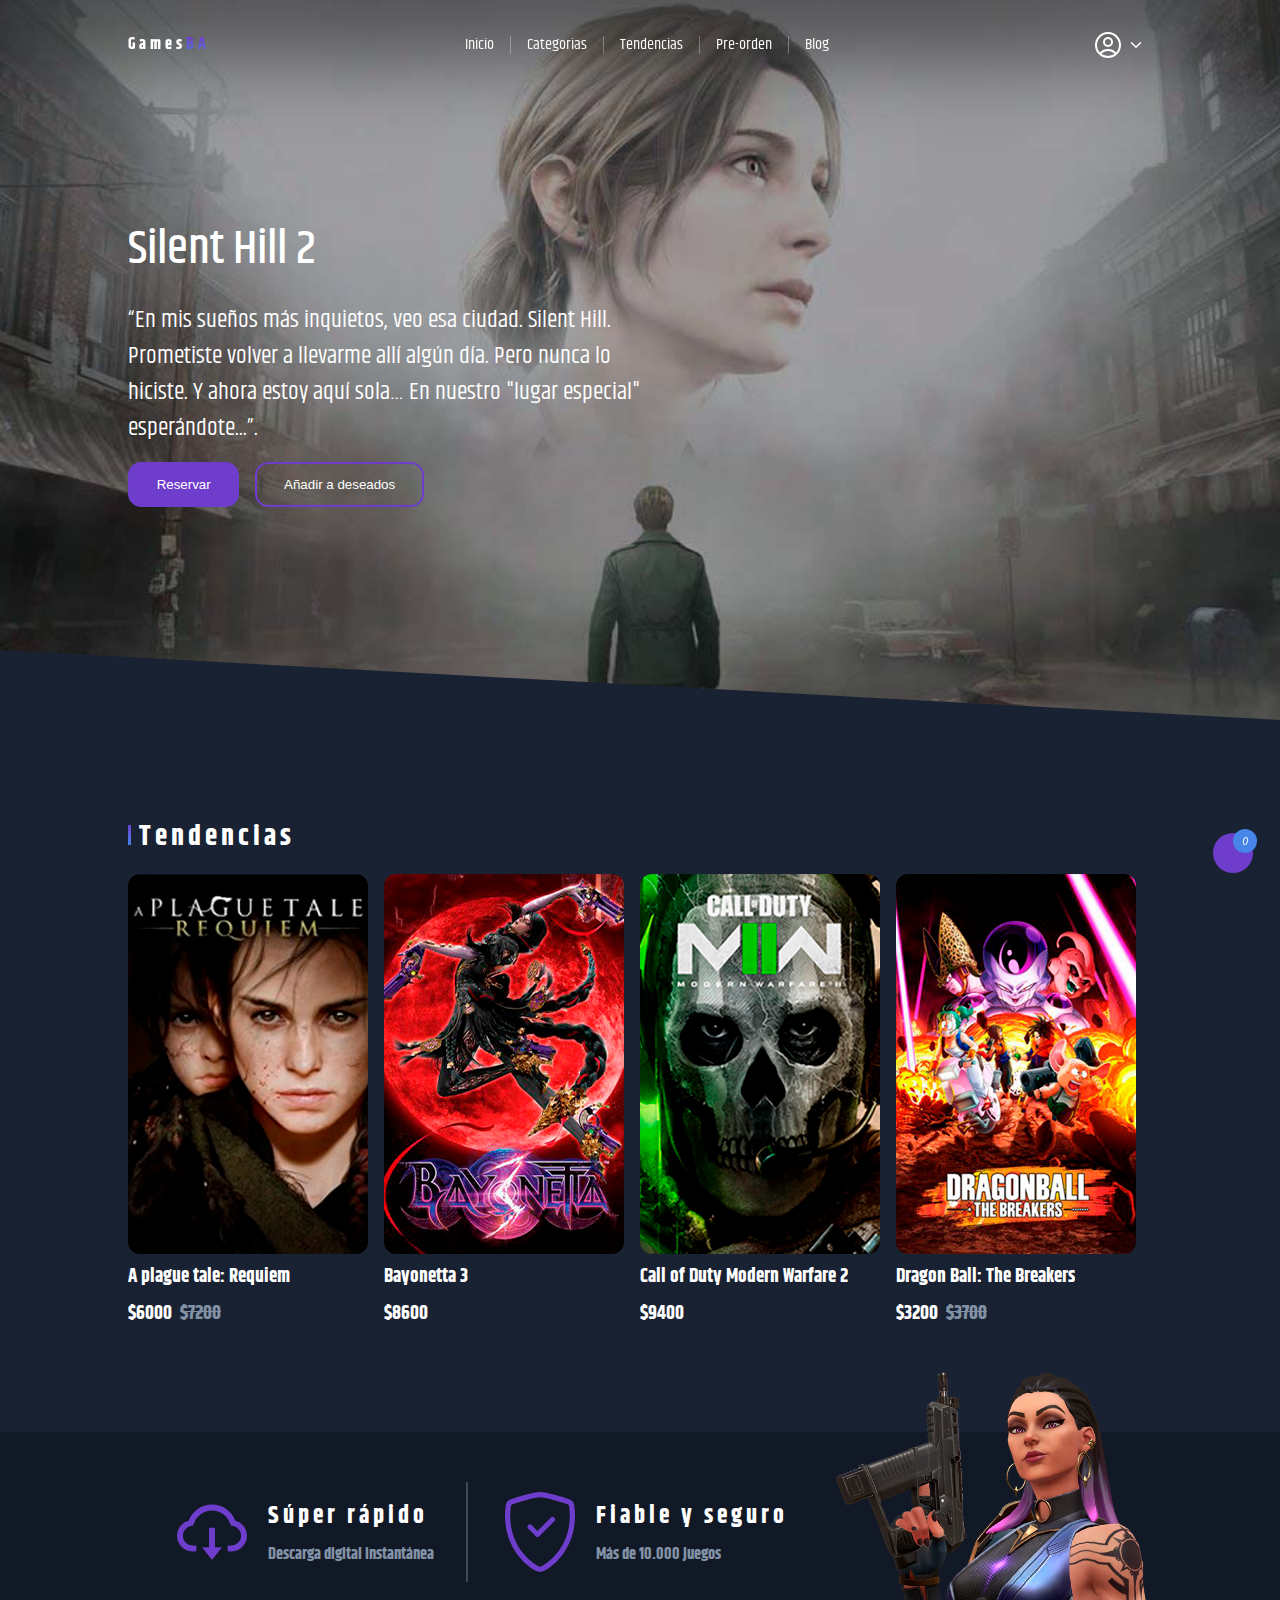
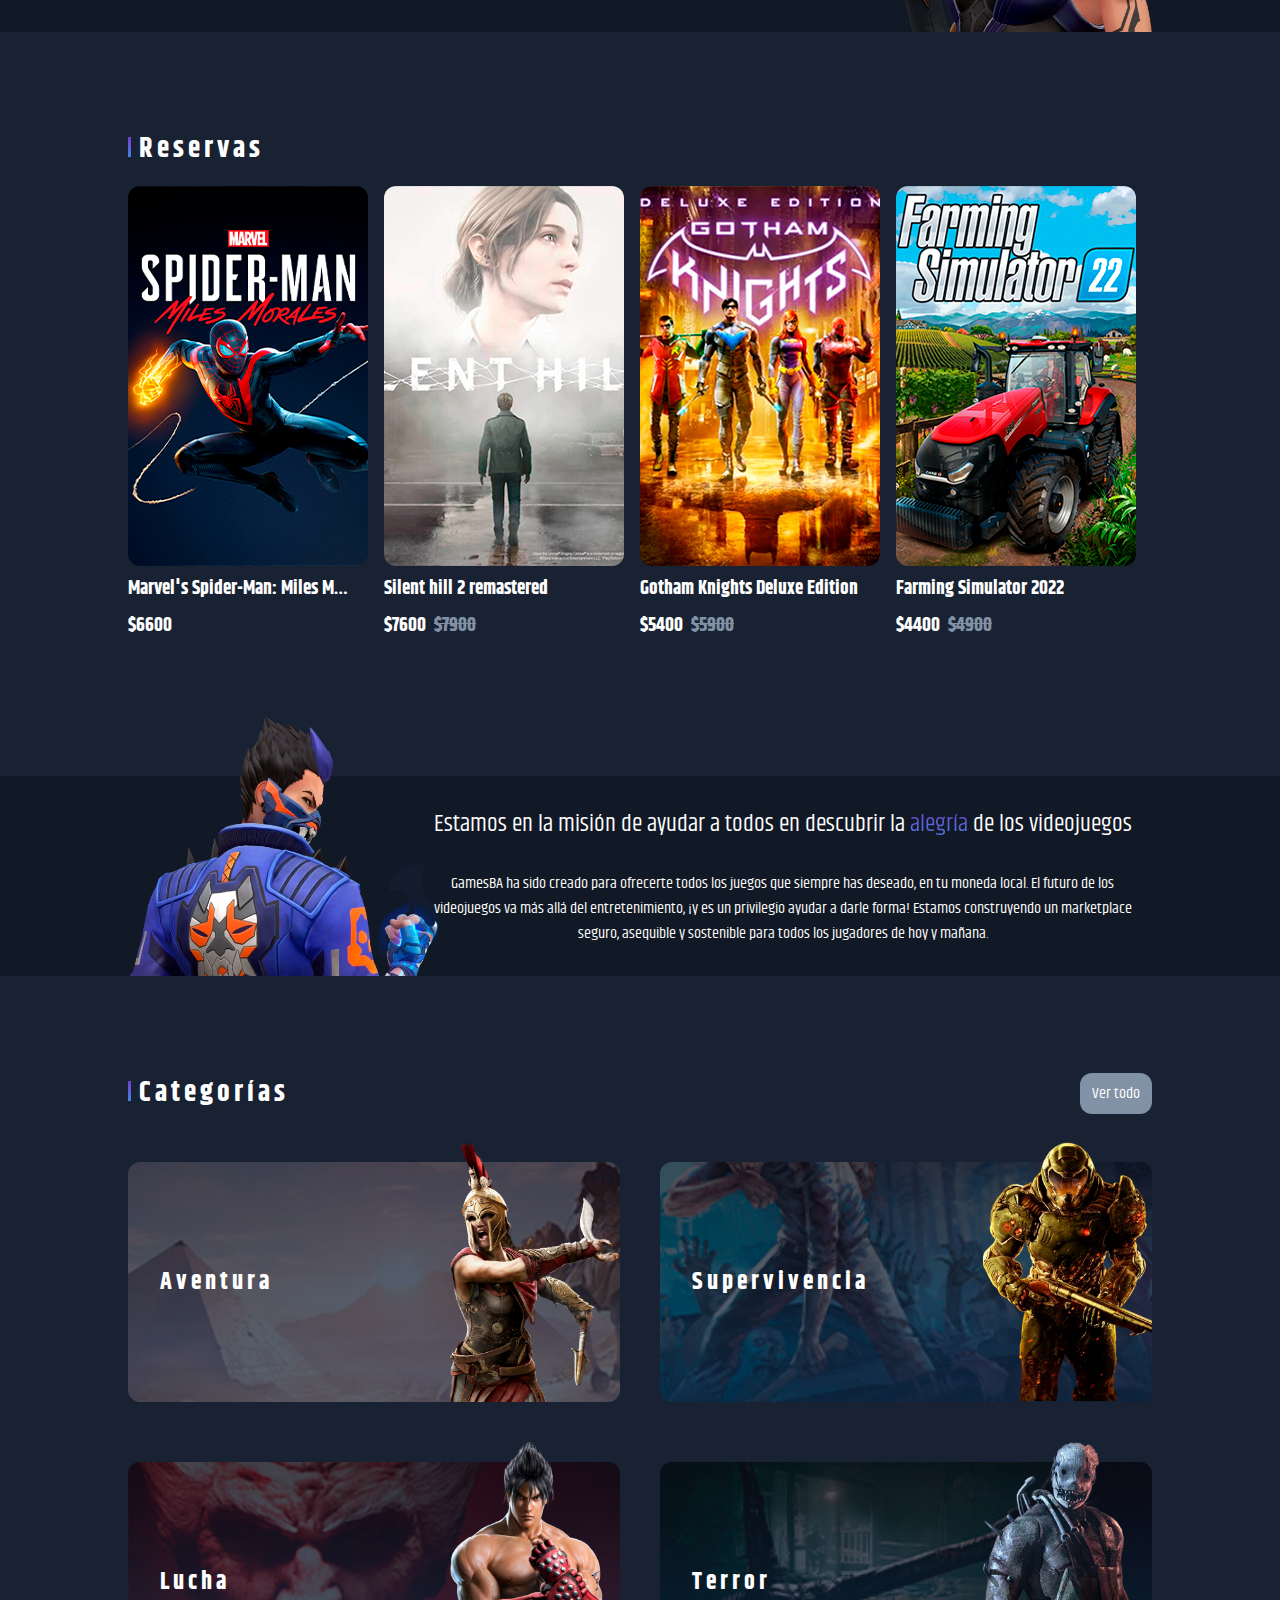
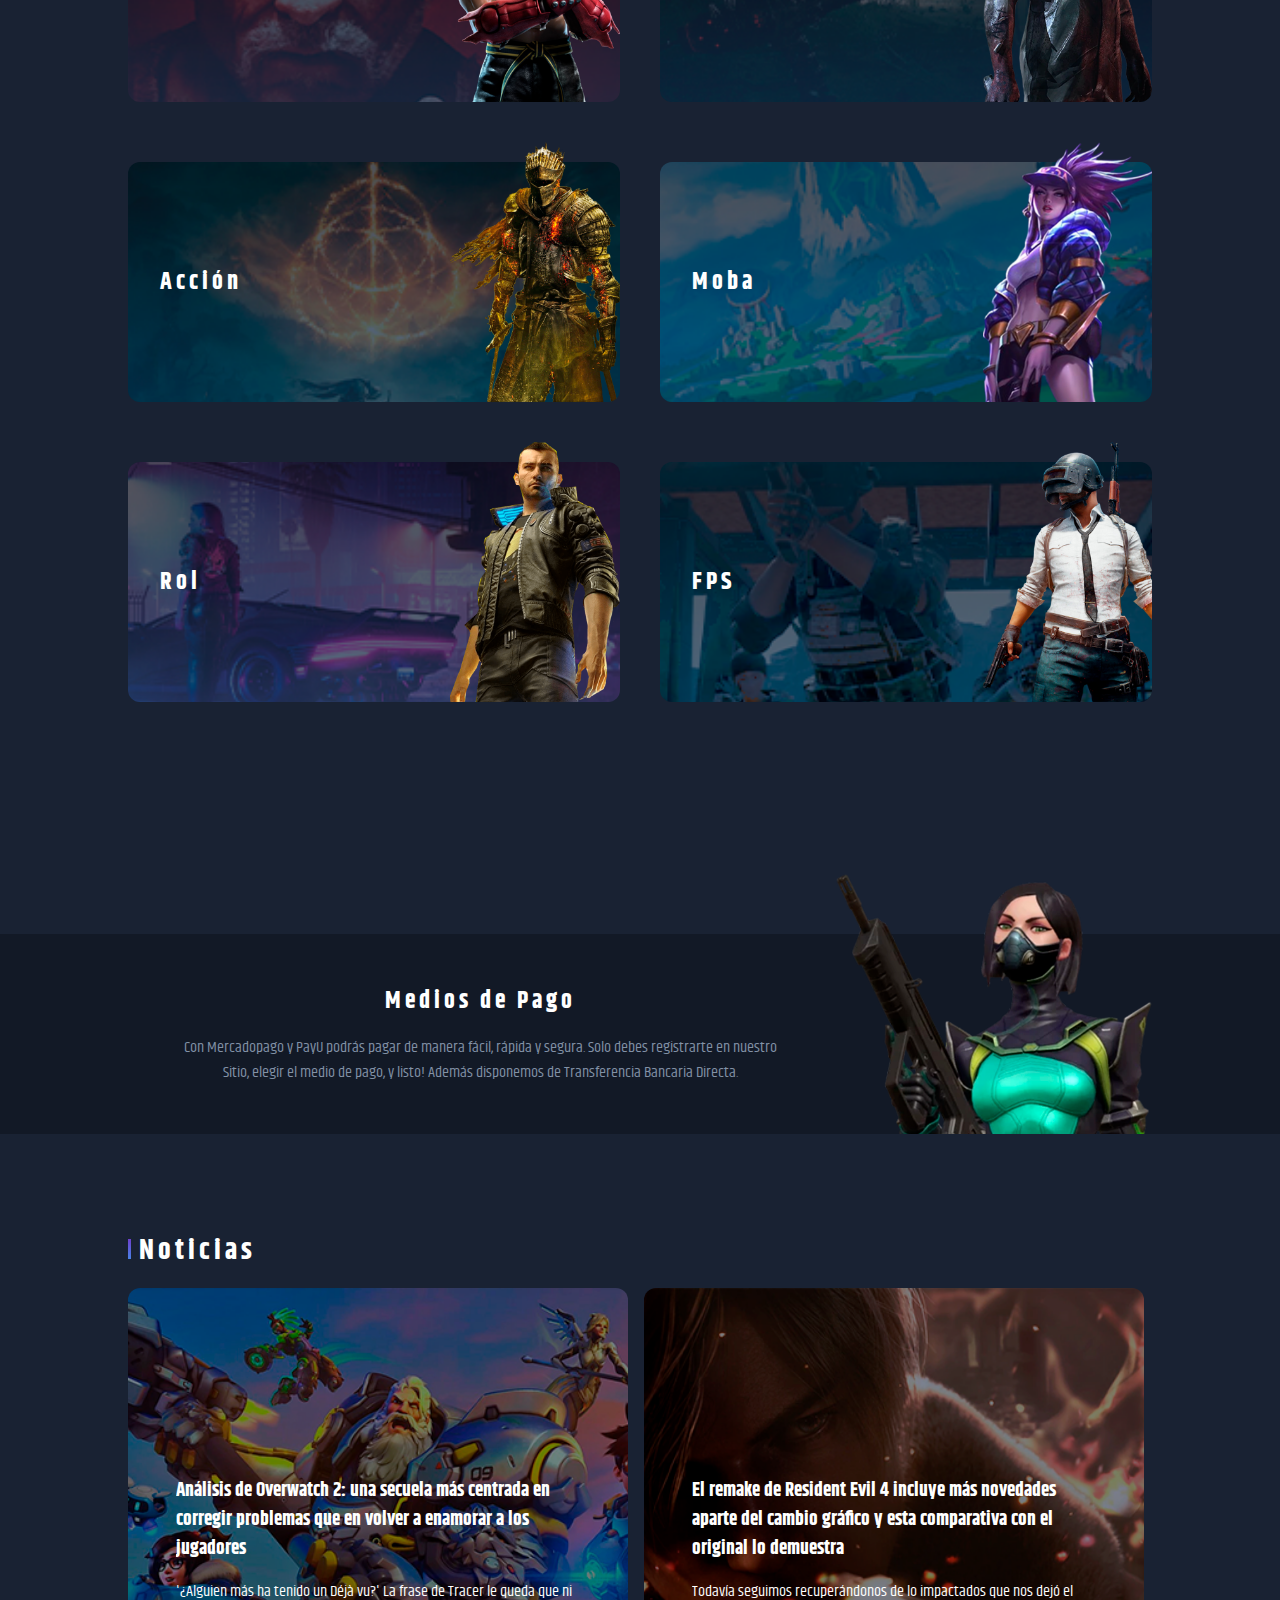
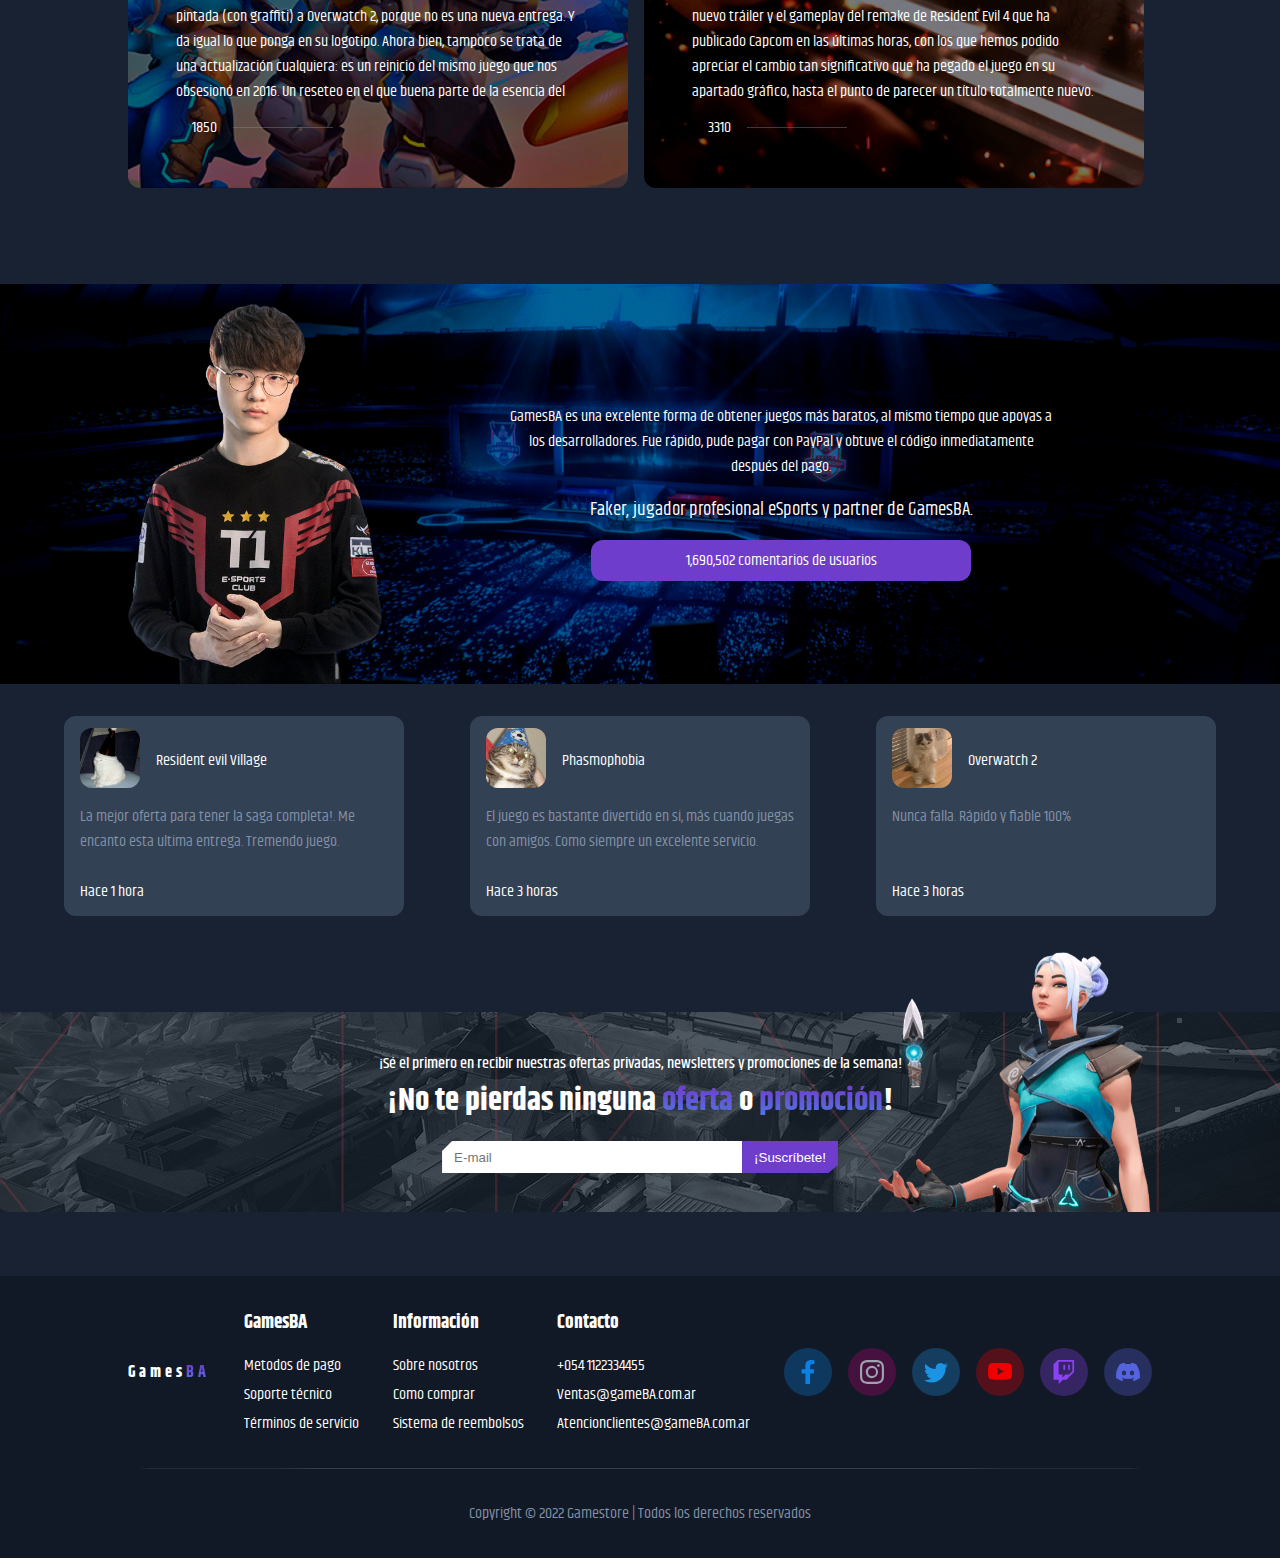
<file: index.html>
<!DOCTYPE html>
<html lang="en">
  <head>
    <meta charset="UTF-8" />
    <meta http-equiv="X-UA-Compatible" content="IE=edge" />
    <meta name="viewport" content="width=device-width, initial-scale=1.0" />
    <link rel="stylesheet" href="./styles.css" />
    <link rel="stylesheet" href="./mediaquerys.css" />
    <link
      rel="stylesheet"
      href="https://cdnjs.cloudflare.com/ajax/libs/font-awesome/6.2.0/css/all.min.css"
      integrity="sha512-xh6O/CkQoPOWDdYTDqeRdPCVd1SpvCA9XXcUnZS2FmJNp1coAFzvtCN9BmamE+4aHK8yyUHUSCcJHgXloTyT2A=="
      crossorigin="anonymous"
      referrerpolicy="no-referrer"
    />
    <link rel="preconnect" href="https://fonts.googleapis.com" />
    <link rel="preconnect" href="https://fonts.gstatic.com" crossorigin />
    <link
      href="https://fonts.googleapis.com/css2?family=Khand:wght@400;500;600;700&display=swap"
      rel="stylesheet"
    />
    <link rel="icon" href="./assets/favicon.ico" />
    <title>Home | GamesBA</title>
  </head>
  <body>
    <header class="header">
      <div class="header__container">
        <h1 class="header__title">
          <a href="./index.html">Games<span class="header__title--span">BA</span></a>
        </h1>
        <nav>
          <div class="menuLabel">
            <img src="./assets/icons/menu.svg" class="menuIcon" />
          </div>
          <ul class="navList">
            <li class="navList_item"><a href="#" class="navbar__item">Inicio</a></li>
            <span class="navList__divider"></span>
            <li class="navList_item"><a href="#popularCategories" class="navbar__item">Categorias</a></li>
            <span class="navList__divider"></span>
            <li class="navList_item"><a href="#trendingGames" class="navbar__item">Tendencias</a></li>
            <span class="navList__divider"></span>
            <li class="navList_item"><a href="#inComing" class="navbar__item">Pre-orden</a></li>
            <span class="navList__divider"></span>
            <li class="navList_item"><a href="#lastestNews" class="navbar__item">Blog</a></li>
          </ul>
        </nav>
        <div class="login">
          <label for="login__toggle" class="login__label">
            <img src="./assets/icons/user.svg" class="login--btn" />
            <img src="./assets/icons/downArrow.svg" />
          </label>
          <div class="login__containerBtn">
            <a href="./register.html"><p class="login__btn">Registrarse</p></a>
            <span class="login__divider"></span>
            <a href="./login.html"><p class="login__btn">Iniciar sesión</p></a>
          </div>
        </div>
      </div>
    </header>
    <main>

      <button class="cart__bubble">
        <i class="fa-solid fa-cart-shopping cart__bubble__icon">
          <div class="cartBubbleNumberTotal">0</div>
        </i>
      </button>

      <div class="cart">
        <h2>Tus Productos</h2>
        <span class="dividerCartContainer"></span>
        <div class="cartContainer">
        </div>
        <span class="dividerCartContainer"></span>
        <div class="cartTotal">
          <p>Total:</p>
          <span class="total"></span>
        </div>
        <button class="containerBtn__btn btnBuy">Comprar</button>
        <button class="containerBtn__btn btnDelete">Limpiar carrito</button>
      </div>

      <section id="landing">
        <div class="landing__container">
          <div class="hero">
            <h3 class="hero__title">Silent hill 2 <span>Remake</span></h3>
            <p class="hero__overview">
              “En mis sueños más inquietos, veo esa ciudad. Silent Hill. Prometiste volver a llevarme
              allí algún día. Pero nunca lo hiciste. Y ahora estoy aquí sola… En nuestro "lugar
              especial" esperándote...”.
            </p>
            <div class="containerBtn">
              <button class="containerBtn__btn">Reservar</button>
              <button class="containerBtn__btn">Añadir a deseados</button>
            </div>
          </div>
        </div>
      </section>

      <section id="trendingGames">
        <div class="trandingGames__container">
          <div class="trendingGames__header">
            <div class="title">
              <span class="title__divider"></span>
              <h3>Tendencias</h3>
            </div>
            <div class="trendingGames__header__btn">
              <i class="fa-solid fa-chevron-left trendingPrevBtn"></i>
              <i class="fa-solid fa-chevron-right trendingNextBtn"></i>
            </div>
          </div>
          <div class="cardTrending">
          </div>
        </div>
      </section>

      <div class="dividerSeparator">
        <div class="dividerSeparator__container__main">
          <div class="dividerSeparator__container">
            <div class="containerBox">
              <img src="./assets/icons/download.svg" />
              <div class="containerBox__text">
                <h3>Súper rápido</h3>
                <h4>Descarga digital instantánea</h4>
              </div>
            </div>
            <div class="dividerSeparator__dividerLine"></div>
            <div class="containerBox">
              <img src="./assets/icons/shield.svg" />
              <div class="containerBox__text">
                <h3>Fiable y seguro</h3>
                <h4>Más de 10.000 juegos</h4>
              </div>
            </div>
            <div class="dividerSeparator__dividerLine"></div>
            <div class="containerBox">
              <img src="./assets/icons/chat.svg" />
              <div class="containerBox__text">
                <h3>Atención al cliente</h3>
                <h4>Agente disponible 24/7</h4>
              </div>
            </div>
          </div>
          <img src="./assets/ReynaMod.png" class="dividerSeparator__pj" />
        </div>
      </div>

      <section id="inComing">
        <div class="inComing__container">
          <div class="trendingGames__header">
            <div class="title">
              <span class="title__divider"></span>
              <h3>Reservas</h3>
            </div>
            <div class="trendingGames__header__btn">
              <i class="fa-solid fa-chevron-left"></i>
              <i class="fa-solid fa-chevron-right"></i>
            </div>
          </div>
          <div class="cardTrending latestCards">
          </div>
        </div>
      </section>

      <div class="dividerSeparator">
        <div class="dividerSeparator__container__main">
          <div class="dividerSeparator__containerPj">
            <img src="./assets/yorumod.png" class="dividerSeparator__pjLeft" />
          </div>
          <div class="dividerSeparator__container2">
            <p>
              Estamos en la misión de ayudar a todos en descubrir la <span>alegría</span> de los
              videojuegos
            </p>
            <p>
              GamesBA ha sido creado para ofrecerte todos los juegos que siempre has deseado, en tu
              moneda local. El futuro de los videojuegos va más allá del entretenimiento, ¡y es un
              privilegio ayudar a darle forma! Estamos construyendo un marketplace seguro, asequible y
              sostenible para todos los jugadores de hoy y mañana.
            </p>
          </div>
        </div>
      </div>

      <section id="popularCategories">
        <div class="popularCategories__container">
          <div class="trendingGames__header">
            <div class="title">
              <span class="title__divider"></span>
              <h3>Categorías</h3>
            </div>
            <button>Ver todo</button>
          </div>
          <div class="popularCategories__card categories">
            <div class="popularCategories__card__container category"  data-category="Aventura">
              <img src="./assets/categories/adventurePJ.png" alt="Aventura" />
              <h4 class="category" data-category="Aventura">Aventura</h4>
            </div>
            <div class="popularCategories__card__container category" data-category="Supervivencia">
              <img src="./assets/categories/survivalPJ.png" alt="Supervivencia" />
              <h4 class="category" data-category="Supervivencia">Supervivencia</h4>
            </div>
            <div class="popularCategories__card__container category" data-category="Lucha">
              <img src="./assets/categories/fightPJ.png" alt="Lucha" />
              <h4 class="category" data-category="Lucha">Lucha</h4>
            </div>
            <div class="popularCategories__card__container category" data-category="Terror">
              <img src="./assets/categories/horrorPJ.png" alt="Terror" />
              <h4 class="category"  data-category="Terror">Terror</h4>
            </div>
            <div class="popularCategories__card__container category" data-category="Acción">
              <img src="./assets/categories/accionPJ.png" alt="Acción" />
              <h4 class="category" data-category="Acción">Acción</h4>
            </div>
            <div class="popularCategories__card__container category" data-category="Moba">
              <img src="./assets/categories/mobaPJ.png" alt="Moba" />
              <h4 class="category"  data-category="Moba">Moba</h4>
            </div>
            <div class="popularCategories__card__container category" data-category="Rol">
              <img src="./assets/categories/cyberPJ.png" alt="Rol" />
              <h4 class="category" data-category="Rol">Rol</h4>
            </div>
            <div class="popularCategories__card__container category" data-category="FPS">
              <img src="./assets/categories/fpsPJ.png" alt="FPS" />
              <h4 class="category" data-category="FPS">FPS</h4>
            </div>

          </div>
          <h3 class="filterBy title"></h3>
          <div class="cardTrending containerResults ">
          </div>
        </div>
      </section>

      <div class="dividerSeparator">
        <div class="dividerSeparator__container__main">
          <div class="dividerSeparator__container--pay">
            <div class="dividerSeparator__boxContainer">
              <h3>Catálogo de Juegos</h3>
              <p>
                En nuestra tienda podrás acceder a los juegos más recientes disponibles. Ya no hace
                falta depender de páginas internacionales para realizar tus compras.
              </p>
            </div>
            <div class="dividerSeparator__dividerLine__second"></div>
            <div class="dividerSeparator__boxContainer">
              <h3>Medios de Pago</h3>
              <p>
                Con Mercadopago y PayU podrás pagar de manera fácil, rápida y segura. Solo debes
                registrarte en nuestro Sitio, elegir el medio de pago, y listo! Además disponemos de
                Transferencia Bancaria Directa.
              </p>
            </div>
            <div class="dividerSeparator__dividerLine__second"></div>
            <div class="dividerSeparator__boxContainer">
              <h3>Novedades</h3>
              <p>
                Toda la información sobre los últimos juegos, descuentos, promociones, gameplays y
                eventos en el mundo de los videojuegos. Puedes comentar sin necesidad de registrarte
                en nuestro Sitio y sin compromisos!
              </p>
            </div>
          </div>
          <img src="./assets/viperMod.png" class="dividerSeparator__pj" />
        </div>
      </div>

      <section id="lastestNews">
        <div class="lastestNews__containerMain">
          <div class="trendingGames__header">
            <div class="title">
              <span class="title__divider"></span>
              <h3>Noticias</h3>
            </div>
            <div class="trendingGames__header__btn">
              <i class="fa-solid fa-chevron-left"></i>
              <i class="fa-solid fa-chevron-right"></i>
            </div>
          </div>
          <div class="lastestNews__container">
            <div class="lastestNews__box">
              <h3>
                Análisis de Overwatch 2: una secuela más centrada en corregir problemas que en volver
                a enamorar a los jugadores
              </h3>
              <p>
                '¿Alguien más ha tenido un Déjà vu?' La frase de Tracer le queda que ni pintada (con
                graffiti) a Overwatch 2, porque no es una nueva entrega. Y da igual lo que ponga en su
                logotipo. Ahora bien, tampoco se trata de una actualización cualquiera: es un reinicio
                del mismo juego que nos obsesionó en 2016. Un reseteo en el que buena parte de la
                esencia del original ha quedado diluida, pese a que ningún contenido anterior se
                pierde por el camino. Bueno, sí, algo se pierde: ya no hay cajas de botín porque ahora
                hay un pase de batalla.
              </p>
              <div class="lastestNews__box__footer">
                <i class="fa-regular fa-eye"></i>
                <span>1850</span>
                <span class="lastestNews__divider"></span>
              </div>
            </div>
            <div class="lastestNews__box">
              <h3>
                El remake de Resident Evil 4 incluye más novedades aparte del cambio gráfico y esta
                comparativa con el original lo demuestra
              </h3>
              <p>
                Todavía seguimos recuperándonos de lo impactados que nos dejó el nuevo tráiler y el
                gameplay del remake de Resident Evil 4 que ha publicado Capcom en las últimas horas,
                con los que hemos podido apreciar el cambio tan significativo que ha pegado el juego
                en su apartado gráfico, hasta el punto de parecer un título totalmente nuevo.
              </p>
              <div class="lastestNews__box__footer">
                <i class="fa-regular fa-eye"></i>
                <span>3310</span>
                <span class="lastestNews__divider"></span>
              </div>
            </div>
            <div class="lastestNews__box">
              <h3>
                Resumen del Silent Hill Transmission con todos los vídeos y anuncios: Silent Hill 2
                Remake, Return to Silent Hill y más
              </h3>
              <p>
                ¿Echabas de menos Silent Hill? Tenemos muy buenas noticias: Konami acaba de coronar la
                víspera de Halloween con cinco grandes anuncios relacionados con su saga de terror
                psicológico. Nada menos que tres nuevos juegos, una película y hasta el largamente
                rumoreado (y filtrado) remake del mejor título de toda la franquicia. Ahí es nada.
              </p>
              <div class="lastestNews__box__footer">
                <i class="fa-regular fa-eye"></i>
                <span>8640</span>
                <span class="lastestNews__divider"></span>
              </div>
            </div>
          </div>
        </div>
      </section>

      <div class="dividerComments">
        <div class="dividerComments__containerMain">
          <div class="dividerSeparator__containerPj">
            <img src="./assets/comments/faker.png" class="dividerComments__pjLeft" />
          </div>
          <div class="dividerComments__container">
            <div class="commentsRating">
              <i class="fa-solid fa-star"></i>
              <i class="fa-solid fa-star"></i>
              <i class="fa-solid fa-star"></i>
              <i class="fa-solid fa-star"></i>
              <i class="fa-solid fa-star"></i>
            </div>
            <div class="dividerComments__box">
              <p>
                GamesBA es una excelente forma de obtener juegos más baratos, al mismo tiempo que
                apoyas a los desarrolladores. Fue rápido, pude pagar con PayPal y obtuve el código
                inmediatamente después del pago.
              </p>
              <h3>Faker, jugador profesional eSports y partner de GamesBA.</h3>
              <button>1,690,502 comentarios de usuarios</button>
            </div>
          </div>
        </div>
      </div>

      <div class="comments__container">
        <div class="comments__container__main">
          <div class="comments__box">
            <div class="comments__header">
              <img src="./assets/comments/icon1.png" alt="user 1" />
              <div class="header__box">
                <div class="comments__rating">
                  <i class="fa-solid fa-star"></i>
                  <i class="fa-solid fa-star"></i>
                  <i class="fa-solid fa-star"></i>
                  <i class="fa-solid fa-star"></i>
                  <i class="fa-solid fa-star"></i>
                </div>
                <h3>Resident evil Village</h3>
              </div>
            </div>
            <div class="comments__body">
              <p>
                La mejor oferta para tener la saga completa!. Me encanto esta ultima entrega. Tremendo
                juego.
              </p>
              <span class="comments__footer">Hace 1 hora</span>
            </div>
          </div>
          <div class="comments__box">
            <div class="comments__header">
              <img src="./assets/comments/icon2.png" alt="user 2" />
              <div class="header__box">
                <div class="comments__rating">
                  <i class="fa-solid fa-star"></i>
                  <i class="fa-solid fa-star"></i>
                  <i class="fa-solid fa-star"></i>
                  <i class="fa-solid fa-star"></i>
                  <i class="fa-solid fa-star"></i>
                </div>
                <h3>Phasmophobia</h3>
              </div>
            </div>
            <div class="comments__body">
              <p>
                El juego es bastante divertido en si, más cuando juegas con amigos. Como siempre un
                excelente servicio.
              </p>
              <span class="comments__footer">Hace 3 horas</span>
            </div>
          </div>
          <div class="comments__box">
            <div class="comments__header">
              <img src="./assets/comments/icon3.png" alt="user 3" />
              <div class="header__box">
                <div class="comments__rating">
                  <i class="fa-solid fa-star"></i>
                  <i class="fa-solid fa-star"></i>
                  <i class="fa-solid fa-star"></i>
                  <i class="fa-solid fa-star"></i>
                  <i class="fa-solid fa-star"></i>
                </div>
                <h3>Overwatch 2</h3>
              </div>
            </div>
            <div class="comments__body">
              <p>Nunca falla. Rápido y fiable 100%</p>
              <span class="comments__footer">Hace 3 horas</span>
            </div>
          </div>
          <div class="comments__box">
            <div class="comments__header">
              <img src="./assets/comments/icon4.png" alt="user 4" />
              <div class="header__box">
                <div class="comments__rating">
                  <i class="fa-solid fa-star"></i>
                  <i class="fa-solid fa-star"></i>
                  <i class="fa-solid fa-star"></i>
                  <i class="fa-solid fa-star"></i>
                  <i class="fa-solid fa-star"></i>
                </div>
                <h3>Rust</h3>
              </div>
            </div>
            <div class="comments__body">
              <p>Como siempre de 10, nunca me ha fallado un código y las ofertas son increibles.</p>
              <span class="comments__footer">Hace 6 horas</span>
            </div>
          </div>
          <div class="comments__box">
            <div class="comments__header">
              <img src="./assets/comments/icon5.png" alt="user 5" />
              <div class="header__box">
                <div class="comments__rating">
                  <i class="fa-solid fa-star"></i>
                  <i class="fa-solid fa-star"></i>
                  <i class="fa-solid fa-star"></i>
                  <i class="fa-solid fa-star"></i>
                  <i class="fa-solid fa-star"></i>
                </div>
                <h3>Project zomboid</h3>
              </div>
            </div>
            <div class="comments__body">
              <p>Muy buen juego, recomendado 10/10 para jugar con amigos.</p>
              <span class="comments__footer">Hace 8 horas</span>
            </div>
          </div>
        </div>
      </div>

      <section id="newsletter" class="dividerSeparator newsletterBackgroundImg">
        <div class="dividerSeparator__container__main containerMdeiaQuery">
          <div class="newsletter__container">
            <div>
              <h3>
                ¡Sé el primero en recibir nuestras ofertas privadas, newsletters y promociones de la
                semana!
              </h3>
              <h3>
                ¡No te pierdas ninguna <span class="header__title--span">oferta</span> o
                <span class="header__title--span">promoción</span>!
              </h3>
            </div>
            <div class="newsletter__input">
              <input type="text" placeholder="E-mail" />
              <button>¡Suscríbete!</button>
            </div>
          </div>
          <img src="./assets/jettMod.png" alt="Jett" class="dividerSeparator__pj" />
        </div>
      </section>
    </main>

    <footer class="footer">
      <div class="footer__containerMain">
        <div class="footer__container">
          <h1 class="header__title footer__title"><a href="./index.html"
            >
              Games<span class="header__title--span">BA</a
                ></span>
            </h1>
          <div class="footer__container__column">
            <h3>GamesBA</h3>
            <ul>
              <li>Metodos de pago</li>
              <li>Soporte técnico</li>
              <li>Términos de servicio</li>
            </ul>
          </div>
          <div class="footer__container__column">
            <h3>Información</h3>
            <ul>
              <li>Sobre nosotros</li>
              <li>Como comprar</li>
              <li>Sistema de reembolsos</li>
            </ul>
          </div>
          <div class="footer__container__column">
            <h3>Contacto</h3>
            <ul>
              <li>+054 1122334455</li>
              <li>Ventas@gameBA.com.ar</li>
              <li>Atencionclientes@gameBA.com.ar</li>
            </ul>
          </div>
          <div class="footer__container__socialMedia">
            <div class="socialMedia__container">
              <img src="./assets/icons/iconFB.svg" class="socialMediaIcon" />
            </div>
            <div class="socialMedia__container">
              <img src="./assets/icons/iconIG.svg" class="socialMediaIcon" />
            </div>
            <div class="socialMedia__container">
              <img src="./assets/icons/iconTwitter.svg" class="socialMediaIcon" />
            </div>
            <div class="socialMedia__container">
              <img src="./assets/icons/iconYT.svg" class="socialMediaIcon" />
            </div>
            <div class="socialMedia__container">
              <img src="./assets/icons/iconTwitch.svg" class="socialMediaIcon" />
            </div>
            <div class="socialMedia__container">
              <img src="./assets/icons/iconDs.svg" class="socialMediaIcon" />
            </div>
          </div>
        </div>
        <div class="footer__divider"></div>
        <p class="footer__text">Copyright © 2022 Gamestore | Todos los derechos reservados</p>
      </div>
    </footer>
    <div class="addModal"></div>
    <script src="./data.js"></script>
    <script src="./index.js"></script>
  </body>
</html>
</file>
<file: styles.css>
:root {
  --background: #192233;
  --backgroundActive: #25324a;
  --backgroundBox: #121926;
  --backgroundBoxGradient: #1b283e;
  --textPrimary: #ffffff;
  --textDegradatePrimary: #6f3dcc;
  --textDegradatePrimeryHover: #854eeb;
  --textDegradateSecundary: #4786e8;
  --textSecondary: #8292a6;
  --box: #334155;
  background-color: var(--background);
  color: var(--textPrimary);
  font-family: "Khand", sans-serif;
}

* {
  box-sizing: border-box;
  margin: 0;
  padding: 0;
  text-decoration: none;
  list-style-type: none;
  color: inherit;
  /* border:1px solid red; */
}

html {
  scroll-behavior: smooth;
}

@keyframes bounce {
  0% {
    transform: translateY(0px);
  }
  100% {
    transform: translateY(-8px);
  }
}

.cart__bubble {
  position: fixed;
  bottom: 0;
  right: 0;
  z-index: 50;
  margin: 2em;
  background-color: var(--textDegradatePrimary);
  padding: 1.5em;
  border-radius: 50%;
  border: none;
  cursor: pointer;
}

.cart__bubble:hover {
  background-color: var(--textDegradatePrimeryHover);
  animation: bounce 0.5s infinite alternate;
}

.cart__bubble__icon {
  font-size: 1.5em;
}

.header {
  width: 100%;
  display: flex;
  justify-content: center;
  /*Sin el background color se ve más lindo, pero al bajar se hace indistinguible :(*/
  padding: 2em 8em;
  position: fixed;
  height: 90px;
  z-index: 40;
  /* border: 1px solid red; */
  transition: background-color 0.4s;
}

.header__container {
  display: flex;
  justify-content: space-between;
  width: 100%;
  max-width: 1920px;
  position: relative;
}

.menuLabel {
  display: none;
}

.header__title {
  font-size: 1em;
  letter-spacing: 4px;
  font-weight: 700;
  cursor: pointer;
}

.header__title--span {
  background: linear-gradient(
    to top,
    var(--textDegradatePrimary) 0%,
    var(--textDegradateSecundary) 50%,
    var(--textDegradatePrimary) 90%
  );
  -webkit-background-clip: text;
  -webkit-text-fill-color: transparent;
  background-clip: text;
  text-align: center;
  background-size: auto 200%;
  animation: shine 3s linear infinite;
}
@keyframes shine {
  to {
    background-position: center 200%;
  }
}

.navList {
  display: flex;
  gap: 1em;
  align-items: center;
}

.navList__divider {
  border-right: 1px solid var(--textPrimary);
  opacity: 0.3;
  height: 18px;
}

.navList_item {
  cursor: pointer;
  transition: 0.2s;
}

.navList_item:hover {
  color: var(--textSecondary);
}

.navList_item:active {
  transform: scale(0.9);
}

.login {
  display: flex;
  align-items: center;
  gap: 1em;
}

.login__containerBtn {
  position: absolute;
  top: 36px;
  right: 0;
  display: flex;
  flex-direction: column;
  width: 200px;
  text-align: center;
  z-index: 10;
  display: none;
  border: 1px solid rgba(130, 146, 165, 0.3);
  overflow: hidden;
  transition: all 0.5s ease-in-out;
  animation-name: slide-down;
  animation-duration: 0.3s;
}

@keyframes slide-down {
  0% {
    opacity: 0;
    transform: translateY(-10px);
  }
  100% {
    opacity: 1;
    transform: translateY(0);
  }
}

.login__containerBtn:target {
  height: 50px;
}

.login__label {
  display: flex;
  align-items: center;
  gap: 4px;
  cursor: pointer;
  transition: 0.2s;
  padding: 4px 8px;
  border-radius: 12px;
}

.login__label:hover {
  background-color: rgba(130, 146, 165, 0.3);
}

#login__toggle {
  display: none;
}

/* #login__toggle:checked + .login__containerBtn {
  display: flex;
} */

.showDropbox {
  display: flex;
}

.login__divider {
  border-bottom: 1px solid var(--backgroundActive);
}

.login__btn {
  background-color: var(--background);
  color: var(--textPrimary);
  padding: 8px 12px;
  outline: inherit;
  border: none;
  transition: 0.2s;
  cursor: pointer;
}

.login__btn:hover {
  background-color: var(--backgroundActive);
}

.backgroundHeaderSticky {
  width: 100%;
  height: 90px;
  position: sticky;
  top: 0px;
  background-color: var(--backgroundBox);
  z-index: 30;
}

/*Landing*/

#landing {
  width: 100%;
  height: 80vh;
  background-size: cover;
  background-position: center;
  background-attachment: fixed;
  box-shadow: inset 0 520px 80px -460px rgb(16 16 16/50%);
  clip-path: polygon(0 0, 100% 0, 100% 100%, 0 calc(100% - 70px));
  z-index: 30;
  animation: backgroundpan 8s linear infinite;
  position: relative;
  display: flex;
  justify-content: center;
  padding: 0 8em;
  transition: background-image 0.5s;
}

.carousel-image {
  transition: opacity 0.5s;
}

@keyframes backgroundpan {
  0% {
    background-position: center;
  }
  50% {
    background-position: 25% 75%;
  }
  100% {
    background-position: center;
  }
}

.hero {
  height: 100%;
  display: flex;
  flex-direction: column;
  justify-content: center;
  width: 50%;
  gap: 1em;
}

.hero__title {
  font-size: 3em;
  font-weight: 500;
}

.hero__title span {
  background: linear-gradient(180deg, var(--textDegradatePrimary), var(--textDegradateSecundary));
  -webkit-background-clip: text;
  -webkit-text-fill-color: transparent;
  background-clip: text;
}

.hero__overview {
  font-size: 24px;
}

.containerBtn {
  display: flex;
  gap: 1em;
  border-radius: 12px;
}

.containerBtn__btn {
  background-color: var(--textDegradatePrimary);
  padding: 1em 2em;
  border-radius: 1em;
  cursor: pointer;
  border: 2px solid var(--textDegradatePrimary);
  transition: 0.2s;
}

.containerBtn__btn:nth-child(2) {
  background-color: transparent;
  border: 2px solid var(--textDegradatePrimary);
}

.containerBtn__btn:nth-child(1):hover {
  background-color: var(--textDegradatePrimeryHover);
}

.containerBtn__btn:nth-child(2):hover {
  border: 2px solid var(--textDegradatePrimeryHover);
  color: var(--textSecondary);
}

.containerBtn__btn:active {
  transform: scale(0.96);
}

/* trendingGames */

#trendingGames {
  padding: 6em 8em 0 8em;
  display: flex;
  justify-content: center;
}

.trandingGames__container {
  display: flex;
  flex-direction: column;
  gap: 1em;
  width: 100%;
  max-width: 1920px;
}

.trendingGames__header {
  display: flex;
  justify-content: space-between;
  align-items: center;
}

.trendingGames__header__btn {
  display: flex;
  gap: 1em;
}

.trendingGames__header__btn i {
  cursor: pointer;
  transition: 0.3s ease-in-out;
}

.trendingGames__header__btn i:hover {
  color: var(--textSecondary);
}

.trendingGames__header__btn i:active {
  -webkit-transform: scale(1.1);
  transform: scale(1.1);
}

.title {
  display: flex;
  align-items: center;
  gap: 8px;
  font-size: 24px;
  letter-spacing: 4px;
}

.title__divider {
  margin-bottom: 4px;
  border-right: 3px solid;
  border-image: linear-gradient(
      to bottom,
      var(--textDegradatePrimary),
      var(--textDegradateSecundary)
    )
    1;
  height: 20px;
}

.title span {
  background: linear-gradient(180deg, var(--textDegradatePrimary), var(--textDegradateSecundary));
  -webkit-background-clip: text;
  -webkit-text-fill-color: transparent;
  background-clip: text;
}

.filterBy {
  margin: 2em 0;
}

.cardTrending {
  display: flex;
  width: 100%;
  justify-content: space-between;
  flex-wrap: nowrap;
  /* border: 1px solid red; */
  overflow-x: auto;
  gap: 1em;
  padding-bottom: 8px;
}

.cardTrending::-webkit-scrollbar {
  /* -webkit-appearance: none; */
  height: 12px;
}

.cardTrending::-webkit-scrollbar-thumb {
  border-radius: 2em;
  /* -webkit-box-shadow: inset 0 0 6px rgba(0,0,0,0.5); */
  background-color: var(--backgroundBox);
}

.cardTrending::-webkit-scrollbar-track {
  -webkit-box-shadow: inset 0 0 6px rgba(0, 0, 0, 0.3);
  border-radius: 2em;
}

.cardTrending__container {
  width: 240px;
  display: flex;
  flex-direction: column;
  gap: 8px;
}

.container__zoom {
  overflow: hidden;
  height: 380px;
  width: 240px;
  border-radius: 12px;
  cursor: pointer;
}

.container__zoom img {
  -webkit-transform: scale(1);
  transform: scale(1);
  -webkit-transition: 0.3s ease-in-out;
  transition: 0.3s ease-in-out;
}

.container__zoom img:hover {
  -webkit-transform: scale(1.1);
  transform: scale(1.1);
}

.container__header {
  display: flex;
  align-items: center;
  justify-content: space-between;
  gap: 1em;
}

.container__header h3 {
  white-space: nowrap;
  text-overflow: ellipsis;
  overflow: hidden;
  transition: 0.3s ease-in-out;
  cursor: pointer;
}

.container__header h3:hover {
  color: var(--textSecondary);
}

.container__footer {
  display: flex;
  gap: 8px;
}

.container__footer h3:nth-child(2) {
  color: var(--textSecondary);
  text-decoration: line-through;
}

.container__icon {
  color: var(--textPrimary);
  transition: 0.3s ease-in-out;
  cursor: pointer;
  font-size: 1.25em;
}

.container__icon:hover {
  color: var(--textDegradatePrimary);
}

.container__icon:active {
  transform: scale(0.9);
}

.header__icon {
  background-color: transparent;
  border: none;
}

/* divider */

.dividerSeparator {
  width: 100%;
  background-color: var(--backgroundBox);
  padding: 0 8em;
  display: flex;
  height: 200px;
  margin-top: 6em;
  justify-content: center;
}

.dividerSeparator__container__main {
  position: relative;
  display: flex;
  width: 100%;
  max-width: 1920px;
  height: 100%;
}

.dividerSeparator__pj {
  position: absolute;
  bottom: 0;
  right: 0;
  height: 260px;
}

.dividerSeparator__container {
  display: flex;
  justify-content: center;
  flex-wrap: wrap;
  width: calc(100% - 320px);
  align-items: center;
  gap: 2em;
  /* background-color: #4786E8; */
}

.dividerSeparator__dividerLine {
  border-right: 2px solid var(--textSecondary);
  height: 100px;
  opacity: 0.4;
  border-radius: 12;
}

.dividerSeparator__dividerLine__second {
  border-right: 2px solid var(--textSecondary);
  height: 100px;
  opacity: 0.4;
  border-radius: 12;
}

.containerBox {
  display: flex;
  align-items: center;
  gap: 1em;
}

.containerBox img {
  width: 80px;
  height: 80px;
}

.containerBox__text {
  display: flex;
  flex-direction: column;
  gap: 8px;
}

.containerBox__text h3 {
  font-size: 24px;
  letter-spacing: 4px;
}

.containerBox__text h4 {
  color: var(--textSecondary);
}

/* reservas */

#inComing {
  padding: 6em 8em 2em 8em;
  display: flex;
  justify-content: center;
}

.inComing__container {
  display: flex;
  flex-direction: column;
  gap: 1em;
  max-width: 1920px;
  width: 100%;
}

.dividerSeparator__pjLeft {
  position: absolute;
  bottom: 0;
  left: 0;
  height: 260px;
}
.dividerSeparator__containerPj {
  width: 400px;
}

.dividerSeparator__container2 {
  display: flex;
  justify-content: center;
  flex-wrap: wrap;
  width: 100%;
  align-items: center;
  gap: 2em;
  /* background-color: #4786E8; */
  text-align: center;
  padding: 2em;
}

.dividerSeparator__container2 p:nth-child(1) {
  font-size: 2em;
}

.dividerSeparator__container2 p:nth-child(1) span {
  background: linear-gradient(180deg, var(--textDegradatePrimary), var(--textDegradateSecundary));
  -webkit-background-clip: text;
  -webkit-text-fill-color: transparent;
  background-clip: text;
}

.dividerSeparator__container2 p:nth-child(2) {
  max-width: 80%;
}

/* popularCategories */

#popularCategories {
  padding: 6em 8em 0 8em;
  display: flex;
  justify-content: center;
}

.popularCategories__container {
  display: flex;
  flex-direction: column;
  gap: 1em;
  width: 100%;
  max-width: 1920px;
}

.trendingGames__header button {
  cursor: pointer;
  transition: 0.2s;
  padding: 8px 12px;
  border-radius: 12px;
  background-color: var(--textSecondary);
  border: none;
  outline: inherit;
  font-family: "Khand", sans-serif;
  font-size: 1em;
}

.trendingGames__header button:hover {
  background-color: rgba(130, 146, 165, 0.3);
}

.trendingGames__header button:active {
  transform: scale(0.96);
}

.popularCategories__card {
  display: flex;
  flex-wrap: wrap;
  justify-content: space-between;
  gap: 60px 12px;
  /* border: 1px solid red; */
  margin-top: 2em;
}

.popularCategories__card__container {
  width: 380px;
  height: 240px;
  display: flex;
  border-radius: 12px;
  align-items: center;
  background-image: url("./assets/categories/adventurebackground.png");
  background-repeat: no-repeat;
  background-position: center;
  background-size: cover;
  position: relative;
  cursor: pointer;
  justify-content: flex-start;
  padding-left: 2em;
}

.popularCategories__card__container:hover img {
  -webkit-transform: scale(1.1);
  transform: scale(1.1);
}

.popularCategories__card__container img {
  position: absolute;
  height: 260px;
  bottom: 0;
  right: 0;
  transition: 0.5s;
  border-radius: 0 0 12px 0;
  transform-origin: right bottom;
}

/* .popularCategories__card__container img:hover{
  -webkit-transform: scale(1.1);
	transform: scale(1.1);
} */

.popularCategories__card__container:nth-child(2) {
  background-image: url("./assets/categories/survivalbackground.png");
}

.popularCategories__card__container:nth-child(3) {
  background-image: url("./assets/categories/backgroundFight.png");
}

.popularCategories__card__container:nth-child(4) {
  background-image: url("./assets/categories/horrorbackground.png");
}

.popularCategories__card__container:nth-child(5) {
  background-image: url("./assets/categories/soulsbackground.png");
}

.popularCategories__card__container:nth-child(6) {
  background-image: url("./assets/categories/mobabackground.png");
}

.popularCategories__card__container:nth-child(7) {
  background-image: url("./assets/categories/cyberbackground.png");
}

.popularCategories__card__container:nth-child(8) {
  background-image: url("./assets/categories/fpdbackground.png");
}

.popularCategories__card__container h4 {
  font-size: 24px;
  letter-spacing: 4px;
}

/*divider 3*/

.dividerSeparator__container--pay {
  display: flex;
  justify-content: space-between;
  width: calc(100% - 320px);
  align-items: center;
  gap: 2em;
}

.dividerSeparator__container--pay h3 {
  font-size: 24px;
  letter-spacing: 4px;
}

.dividerSeparator__container--pay p {
  color: var(--textSecondary);
}

/*newsletter*/

#lastestNews {
  padding: 6em 8em 2em 8em;
  display: flex;
  justify-content: center;
}

.lastestNews__containerMain {
  display: flex;
  flex-direction: column;
  gap: 1em;
  width: 100%;
  max-width: 1920px;
}

.lastestNews__container {
  display: flex;
  gap: 1em;
  overflow-x: auto;
  flex-wrap: nowrap;
  width: 100%;
  justify-content: space-between;
}

.lastestNews__box {
  /* border: 1px solid red; */
  width: 580px;
  min-width: 500px;
  height: 500px;
  background-position: center;
  background-repeat: no-repeat;
  background-size: cover;
  padding: 3em;
  border-radius: 12px;
  display: flex;
  flex-direction: column;
  align-items: flex-start;
  justify-content: flex-end;
  gap: 1em;
}

.lastestNews__box:nth-child(1) {
  background-image: url("./assets/news1.png");
}

.lastestNews__box:nth-child(2) {
  background-image: url("./assets/news3.png");
}

.lastestNews__box:nth-child(3) {
  background-image: url("./assets/news2.png");
}

.lastestNews__box h3 {
  white-space: normal;
  text-overflow: ellipsis;
  overflow: hidden;
  width: 100%;
  transition: 0.3s;
  cursor: pointer;
}

.lastestNews__box h3:hover {
  color: var(--textSecondary);
}

.lastestNews__box p {
  /* border: 1px solid red; */
  width: 100%;
  height: 120px;
  white-space: normal;
  text-overflow: ellipsis;
  overflow: hidden;
}

.lastestNews__box__footer {
  display: flex;
  align-items: center;
  justify-content: center;
  gap: 1em;
}

.lastestNews__divider {
  border-bottom: 1px solid var(--textSecondary);
  width: 100px;
  opacity: 0.4;
}

/*Divider comments*/

.dividerComments {
  width: 100%;
  background-color: var(--backgroundBox);
  background-image: url("./assets/comments/opcion4.png");
  background-position: center;
  background-repeat: no-repeat;
  background-size: cover;
  padding: 0 8em;
  display: flex;
  position: relative;
  height: 400px;
  margin-top: 4em;
  justify-content: center;
}

.dividerComments__containerMain {
  width: 100%;
  max-width: 1920px;
  display: flex;
  position: relative;
}

.dividerComments__pjLeft {
  position: absolute;
  bottom: 0;
  left: 0;
  height: 380px;
}

.dividerComments__container {
  display: flex;
  flex-direction: column;
  justify-content: center;
  flex-wrap: wrap;
  width: 100%;
  align-items: center;
  text-align: center;
  padding: 2em;
  gap: 2em;
  z-index: 5;
}

.dividerComments__box {
  font-size: 24px;
  width: 80%;
  gap: 1em;
  display: flex;
  flex-direction: column;
  align-items: center;
}
.dividerComments__box h3 {
  font-weight: 400;
}

.dividerComments__box button {
  width: 70%;
  background-color: var(--textDegradatePrimary);
  cursor: pointer;
  padding: 8px 12px;
  border: none;
  outline: inherit;
  font-family: "Khand", sans-serif;
  font-size: 1em;
  border-radius: 12px;
  transition: 0.2s;
}

.dividerComments__box button:hover {
  background-color: var(--textDegradatePrimeryHover);
}

.dividerComments__box button:active {
  transform: scale(0.98);
}

.commentsRating {
  display: flex;
  gap: 8px;
}

/* comments boxes */

.comments__container {
  display: flex;
  width: 100%;
  justify-content: center;
  padding: 2em 4em 0 4em;
  align-items: center;
}

.comments__container__main {
  width: 100%;
  display: flex;
  justify-content: space-between;
  max-width: 1920px;
}

.comments__box {
  background-color: var(--box);
  padding: 12px 16px;
  border-radius: 12px;
  width: 300px;
  display: flex;
  flex-direction: column;
  justify-content: space-between;
  gap: 1em;
}

.comments__header {
  display: flex;
  align-items: center;
  gap: 1em;
}

.comments__header img {
  width: 60px;
  border-radius: 12px;
}

.header__box {
  display: flex;
  flex-direction: column;
  gap: 4px;
}

.header__box h3 {
  font-size: 1em;
  font-weight: 400;
  overflow: hidden;
  text-overflow: ellipsis;
  cursor: pointer;
  transition: 0.2s;
}

.header__box h3:hover {
  color: var(--textDegradatePrimary);
}

.comments__rating {
  display: flex;
  gap: 4px;
}

.comments__rating i {
  color: #eab308;
}

.comments__body {
  display: flex;
  flex-direction: column;
  align-items: flex-start;
  justify-content: space-between;
  height: 100px;
}

.comments__body p {
  color: var(--textSecondary);
}

/*Newsletter*/

.newsletterBackgroundImg {
  background-image: url("./assets/map.jpg");
  background-position: center;
  justify-content: center;
  align-items: center;
  text-align: center;
}

.newsletter__container {
  display: flex;
  flex-direction: column;
  justify-content: center;
  width: 100%;
  align-items: center;
  gap: 1em;
}

.newsletter__container h3:nth-child(1) {
  font-size: 1em;
  font-weight: 500;
}

.newsletter__container h3:nth-child(2) {
  font-weight: 700;
  font-size: 2em;
}

.newsletter__input {
  display: flex;
  height: 2em;
}

.newsletter__input input {
  padding: 4px 12px;
  width: 300px;
  background-color: var(--textPrimary);
  outline: unset;
  border: unset;
  color: var(--textSecondary);
  clip-path: polygon(10px 0%, 100% 0, 100% 100%, 0 100%, 0 10px);
}

.newsletter__input button {
  color: var(--textPrimary);
  background-color: var(--textDegradatePrimary);
  outline: unset;
  border: unset;
  padding: 4px 12px;
  clip-path: polygon(0 0, 100% 0, 100% 75%, 90% 100%, 0 100%);
  cursor: pointer;
  transition: 0.2s;
}

.newsletter__input button:hover {
  background-color: var(--textDegradatePrimeryHover);
}

.newsletter__input button:active {
  transform: scale(0.98);
}

/* footer */

.footer {
  margin-top: 4em;
  padding: 2em 8em;
  background-color: var(--backgroundBox);
  text-align: center;
  width: 100%;
  display: flex;
  justify-content: center;
}

.footer__containerMain {
  width: 100%;
  display: flex;
  flex-direction: column;
  max-width: 1920px;
}

.footer__container {
  display: flex;
  justify-content: space-between;
  align-items: center;
  margin-bottom: 2em;
}

.footer__container a {
  height: 24px;
}

.footer__container__socialMedia {
  display: flex;
  gap: 1em;
}

.socialMediaIcon {
  height: 24px;
  width: 24px;
}

.socialMedia__container {
  background-color: rgba(11, 128, 229, 30%);
  display: flex;
  align-items: center;
  padding: 12px;
  border-radius: 100%;
  cursor: pointer;
  transition: 0.3s;
}

.socialMedia__container:hover {
  -webkit-transform: scale(1.1);
  transform: scale(1.1);
}

.socialMedia__container:nth-child(2) {
  background-color: rgba(194, 1, 121, 30%);
}

.socialMedia__container:nth-child(3) {
  background-color: rgba(28, 147, 228, 30%);
}

.socialMedia__container:nth-child(4) {
  background-color: rgba(241, 0, 2, 30%);
}

.socialMedia__container:nth-child(5) {
  background-color: rgba(138, 66, 242, 30%);
}

.socialMedia__container:nth-child(6) {
  background-color: rgba(85, 100, 222, 30%);
}

.footer__container__column {
  text-align: left;
  display: flex;
  flex-direction: column;
  gap: 1em;
}

.footer__container__column ul {
  display: flex;
  flex-direction: column;
  gap: 4px;
}

.footer__container__column li {
  cursor: pointer;
  transition: 0.3s;
}

.footer__container__column li:hover {
  color: var(--textSecondary);
}

.footer__text {
  margin-top: 2em;
  color: var(--textSecondary);
}

.footer__divider {
  border-bottom: 1px solid var(--textSecondary);
  border-radius: 100%;
  width: 100%;
  opacity: 0.3;
}

/* scrollbar */
::-webkit-scrollbar-track {
  -webkit-box-shadow: inset 0 0 6px rgba(0, 0, 0, 0.3);
  border-radius: 2em;
  background-color: rgba(130, 146, 166, 40%);
}

::-webkit-scrollbar {
  width: 12px;
}

::-webkit-scrollbar-thumb {
  border-radius: 10px;
  -webkit-box-shadow: inset 0 0 6px rgba(0, 0, 0, 0.3);
  background-color: var(--backgroundBox);
}

/*---------------------------------------------REGISTER-------------------------------------------------*/

#loginContainer {
  width: 100%;
  height: 100vh;
  position: absolute;
  background-image: url("./assets/landingLol.png");
  background-position: center;
  background-size: cover;
  display: flex;
  animation: backgroundpan 10s linear infinite;
  position: relative;
}

#registerContainer {
  width: 100%;
  height: 100vh;
  position: absolute;
  background-image: url("./assets/landingValorant2.png");
  background-position: center;
  background-size: cover;
  display: flex;
  animation: backgroundpan 10s linear infinite;
  position: relative;
}

.registerContainer__logo {
  display: flex;
  text-align: center;
  justify-content: center;
  align-items: center;
  height: 100vh;
  width: 50%;
  font-size: 3em;
}

.registerContainer {
  display: flex;
  flex-direction: column;
  justify-content: center;
  align-items: center;
  height: 100vh;
  width: 50%;
  background-color: var(--background);
  gap: 2em;
}

.registerContainer span {
  color: var(--textDegradatePrimary);
  cursor: pointer;
  transition: 0.3s;
}

.registerContainer span:hover {
  color: var(--textDegradatePrimeryHover);
}

.registerContainer__box {
  display: flex;
  flex-direction: column;
  width: 60%;
  gap: 2em;
}

.registerContainer__box__header {
  display: flex;
  align-items: center;
  gap: 1em;
}

.registerContainer__box h3 {
  font-size: 2em;
  letter-spacing: 4px;
}

.box__input {
  width: 100%;
  color: var(--textSecondary);
  background-color: var(--textPrimary);
  padding: 8px 12px;
  border: unset;
  outline: unset;
  border-radius: 6px;
}

.registerContainer__box__terms {
  display: flex;
  justify-content: flex-start;
  align-items: center;
  gap: 8px;
}

.registerContainer__box__terms input {
  cursor: pointer;
  width: 1.25em;
  height: 1.25em;
}

.registerContainer__box__terms p {
  cursor: pointer;
  color: var(--textSecondary);
}

.registerContainer__box__terms span {
  color: var(--textDegradatePrimary);
}

.input__password {
  width: 100%;
  position: relative;
}

.input__password i {
  position: absolute;
  color: #121926;
  left: 95%;
  cursor: pointer;
  padding: 8px 0;
  transition: 0.3s;
}

.input__password i:hover {
  color: var(--textDegradatePrimary);
}

.registerContainer__box button {
  color: var(--textPrimary);
  background-color: var(--textDegradatePrimary);
  padding: 12px;
  border: unset;
  outline: unset;
  cursor: pointer;
  transition: 0.3s;
  border-radius: 6px;
}

.registerContainer__box button:hover {
  background-color: var(--textDegradatePrimeryHover);
}

.registerContainer__box button:active {
  transform: scale(0.98);
}

.registerContainer__others {
  display: flex;
  width: 60%;
  gap: 1em;
  align-items: flex-start;
  justify-content: center;
}

.others__divider {
  border-bottom: 1px solid var(--textSecondary);
  opacity: 0.4;
  height: 16px;
  width: 35%;
}

.registerContainer__footer {
  display: flex;
  justify-content: space-between;
  gap: 1em;
}

.registerContainer__footer__boxMedia {
  background-color: var(--backgroundActive);
  padding: 1em;
  align-items: center;
  justify-content: center;
  border-radius: 12px;
  transition: 0.3s;
  cursor: pointer;
}

.registerContainer__footer__boxMedia:hover {
  color: var(--textSecondary);
}

.registerContainer__footer__boxMedia i {
  width: 22px;
  height: 22px;
  display: flex;
  align-items: center;
  justify-content: center;
}

.registerContainer p {
  text-align: center;
}

/* cart */

.cart {
  position: fixed;
  top: 0;
  right: 0;
  padding: 32px 20px;
  background: var(--backgroundActive);
  display: flex;
  flex-direction: column;
  gap: 24px;
  height: calc(100vh - 130px);
  /* overflow-y: scroll; */
  z-index: 50;
  min-width: 375px;
  transform: translate(200%);
  transition: all 0.5s cubic-bezier(0.92, 0.01, 0.35, 0.99);
  margin: 2em;
  border-radius: 2em;
}

.openCart {
  transform: translate(0%);
  transition: all 0.5s cubic-bezier(0.92, 0.01, 0.35, 0.99);
}

.dividerCartContainer {
  width: 100%;
  height: 1px;
  background-color: var(--textPrimary);
  border-radius: 2em;
}

.cartBubbleNumberTotal {
  position: absolute;
  top: -4px;
  right: -4px;
  text-align: center;
  background: var(--textDegradateSecundary);
  color: var(--textPrimary);
  font-size: 10px;
  font-weight: 500;
  height: 24px;
  width: 24px;
  display: flex;
  justify-content: center;
  align-items: center;
  border-radius: 50%;
}

.disabledBtns {
  display: none;
}

.cartContainer {
  display: flex;
  justify-content: flex-start;
  align-items: center;
  flex-direction: column;
  overflow-y: scroll;
  height: 100%;
}

.cartContainer__product {
  display: flex;
  width: 100%;
  gap: 1em;
  align-items: center;
  padding: 0.25em;
  transition: all 0.3s ease;
}

.cartContainer__product:hover {
  background-color: var(--box);
  border-radius: 0.5em;
}

.cartContainer__product img {
  width: 80px;
  height: 100px;
  object-fit: cover;
  border-radius: 0.5em;
}

.cartContainer__body {
  width: 100%;
  display: flex;
  justify-content: space-between;
}

.cartContainer__header {
  display: flex;
  flex-direction: column;
  justify-content: space-between;
  gap: 1em;
}

.cartContainer__header h3 {
  font-size: 1em;
  font-weight: 500;
  text-overflow: ellipsis;
}

.cartContainer__header p {
  font-size: 1.5em;
  font-weight: 500;
  color: var(--textDegradatePrimary);
}

.cartContainer__btn {
  min-width: 15%;
  display: flex;
  align-items: center;
  justify-content: center;
  gap: 1em;
  min-width: 100px;
}

.cartContainer__btn button {
  background-color: transparent;
  border: 1px solid var(--textSecondary);
  border-radius: 50%;
  height: 32px;
  width: 32px;
  transition: 0.2s ease;
  cursor: pointer;
}

.cartContainer button:hover {
  background-color: var(--textDegradatePrimary);
}

.cartContainer__btn span {
  font-size: 1.25em;
  font-weight: 500;
  color: var(--textPrimary);
}

@keyframes slide-bottom {
  0% {
    transform: translateY(100px);
  }
  20% {
    transform: translateY(0);
  }
  80% {
    transform: translateY(0);
  }
  100% {
    transform: translateY(100px);
  }
}

.hideSuccessModal {
  display: none;
}

.showSuccessModal {
  display: flex;
  position: fixed;
  top: 90%;
  left: 0%;
  height: 60px;
  z-index: 50;
  background-color: var(--backgroundBoxGradient);
  margin: 1em;
  justify-content: center;
  align-items: center;
  border-radius: 1em;
  gap: 0.5em;
  padding: 1em;
  box-shadow: 0 0 10px 0 rgba(0, 0, 0, 0.2);
  animation: slide-bottom 2s linear;
}

.showSuccessModal i {
  color: #84cc16;
  font-size: 1.25em;
}

.showSuccessModal span {
  color: var(--textDegradatePrimeryHover);
}

.cartTotal {
  display: flex;
  justify-content: space-between;
  font-size: 2em;
}
</file>
<file: mediaquerys.css>
@media (max-width: 1810px) {
  /* *{
    border: 1px solid red;
  } */
  .popularCategories__card__container:nth-child(7) {
    display: none;
  }

  .popularCategories__card__container:nth-child(8) {
    display: none;
  }
}

@media (max-width: 1680px) {
  .comments__box:nth-child(5) {
    display: none;
  }
}

@media (max-width: 1600px) {
  .dividerSeparator__boxContainer:nth-child(1) {
    display: none;
  }
  .dividerSeparator__dividerLine__second:nth-child(2) {
    display: none;
  }
  .dividerSeparator__boxContainer {
    max-width: 50%;
  }
  .containerBox img {
    width: 60px;
    height: 60px;
  }
}

@media (max-width: 1540px) {
  .containerBox img {
    width: 80px;
    height: 80px;
  }
  .containerBox:nth-child(5) {
    display: none;
  }
  .dividerSeparator__dividerLine:nth-child(4) {
    display: none;
  }
  .dividerSeparator__container2 {
    gap: 1em;
  }
  .dividerSeparator__container2 p:nth-child(1) {
    font-size: 24px;
  }
  .dividerSeparator__container2 p:nth-child(2) {
    max-width: 100%;
  }
  .popularCategories__card__container {
    width: 520px;
  }
  .popularCategories__card__container:nth-child(7) {
    display: flex;
  }

  .popularCategories__card__container:nth-child(8) {
    display: flex;
  }
  .input__password i {
    left: 93%;
  }
}

@media (max-width: 1380px) {
  .dividerSeparator__container2 {
    gap: 0;
    padding: 1em;
  }
  .comments__box:nth-child(4) {
    display: none;
  }
  .comments__box {
    width: 360px;
  }
}

@media (max-width: 1314px) {
  .dividerSeparator__container2 {
    gap: 0;
    padding: 1em;
  }
  .popularCategories__card__container {
    width: 48%;
  }
  .dividerSeparator__container2 {
    z-index: 10;
  }
  .dividerComments__container {
    gap: 1em;
  }
  .dividerComments__box {
    gap: 1em;
    font-size: 1em;
  }
}

@media (max-width: 1284px) {
  .dividerSeparator__boxContainer:nth-child(5) {
    display: none;
  }
  .dividerSeparator__dividerLine__second:nth-child(4) {
    display: none;
  }
  .dividerSeparator__container--pay {
    justify-content: center;
    align-items: center;
  }
  .dividerSeparator__boxContainer {
    width: 100%;
    display: flex;
    flex-direction: column;
    justify-content: center;
    text-align: center;
    align-items: center;
    gap: 1em;
  }
  .dividerSeparator__boxContainer p {
    width: 600px;
  }
  .newsletter__container {
    z-index: 20;
  }
  .dividerSeparator__pj {
    z-index: 10;
  }
  .comments__box {
    width: 340px;
  }
}

@media (max-width: 1200px) {
  .hero {
    width: 70%;
  }
  .dividerSeparator__pj {
    height: 220px;
    z-index: 10;
  }
  .dividerSeparator__pjLeft {
    height: 220px;
    z-index: 10;
  }
  .dividerSeparator__container {
    width: calc(100% - 260px);
  }
  .containerBox {
    z-index: 20;
  }
  .containerBox img {
    width: 60px;
  }
  .comments__box {
    width: 30%;
  }
  .footer__container__socialMedia {
    width: 24%;
    flex-wrap: wrap;
    justify-content: center;
  }
}

@media (max-width: 1100px) {
  .containerBox:nth-child(1) {
    display: none;
  }
  .dividerSeparator__dividerLine:nth-child(2) {
    display: none;
  }
  .containerBox {
    gap: 2em;
  }
  .containerBox h3 {
    font-size: 2em;
  }
  .containerBox h4 {
    font-size: 24px;
  }
  .dividerSeparator__container2 p:nth-child(2) {
    display: none;
  }
  .dividerSeparator__boxContainer p {
    width: 400px;
  }
  #newsletter img {
    display: none;
  }
  .newsletter__container {
    width: 100%;
  }
  .socialMedia__container:nth-child(4) {
    display: none;
  }
  .socialMedia__container:nth-child(5) {
    display: none;
  }
  .socialMedia__container:nth-child(6) {
    display: none;
  }
  .footer__title {
    display: none;
  }
  .input__password i {
    left: 91%;
  }
  #landing {
    animation: backgroundpan 16s linear infinite;
  }
}

@media (max-width: 998px) {
  .dividerComments__container {
    padding: 0;
  }
  .dividerComments__box {
    width: 100%;
  }
  .footer__container__socialMedia {
    display: none;
  }
  .popularCategories__card__container img {
    z-index: 10;
  }
  .popularCategories__card__container h4 {
    z-index: 20;
  }
  .dividerSeparator__boxContainer h3 {
    width: 400px;
  }
  .dividerSeparator__boxContainer p {
    width: 340px;
  }
}

@media (max-width: 924px) {
  .header {
    padding: 2em 4em;
    /* border: 1px solid red; */
  }
  #landing {
    padding: 0 4em;
  }
  #trendingGames {
    padding: 2em 4em 0 4em;
  }
  .dividerSeparator {
    padding: 0 4em;
    margin-top: 4em;
  }
  .dividerSeparator__pj {
    padding-right: 4em;
  }
  #inComing {
    padding: 6em 4em 2em 4em;
  }
  .dividerSeparator__pjLeft {
    padding-left: 4em;
  }
  #popularCategories {
    padding: 6em 4em 0 4em;
  }
  .dividerSeparator__container--pay {
    width: calc(100% - 260px);
  }
  #lastestNews {
    padding: 6em 4em 2em 4em;
  }
  .dividerComments__pjLeft {
    padding-left: 4em;
  }
  .footer {
    padding: 2em 4em;
  }
  .footer__container {
    justify-content: center;
    gap: 3em;
  }
  .footer__container a {
    display: none;
  }
  .comments__box:nth-child(3) {
    display: none;
  }
  .comments__box {
    width: 48%;
  }
  .dividerComments {
    padding: 0 4em;
  }
  #landing {
    height: 70vh;
  }
  /*REGISTER*/
  .registerContainer__logo {
    display: none;
  }
  .registerContainer {
    width: 100%;
  }
}

@media (max-width: 724px) {
  .header {
    padding: 2em;
    /* border: 1px solid red; */
  }
  #landing {
    padding: 0 2em;
  }
  #trendingGames {
    padding: 2em 2em 0 2em;
  }
  .dividerSeparator {
    padding: 0 2em;
    margin-top: 2em;
  }
  .dividerSeparator__pj {
    padding-right: 2em;
  }
  #inComing {
    padding: 6em 2em 2em 2em;
  }
  .dividerSeparator__pjLeft {
    padding-left: 2em;
  }
  #popularCategories {
    padding: 6em 2em 0 2em;
  }
  .dividerSeparator__container--pay {
    width: calc(100% - 260px);
  }
  #lastestNews {
    padding: 6em 2em 2em 2em;
  }
  .dividerComments__pjLeft {
    padding-left: 2em;
  }
  .footer {
    padding: 2em;
  }
  .dividerComments {
    padding: 0 2em;
  }
  .hero__overview {
    font-size: 20px;
  }
  #landing {
    clip-path: polygon(0 0, 100% 0, 100% 100%, 0 calc(100% - 28px));
  }
  .dividerSeparator__pj {
    display: none;
  }
  .dividerSeparator__container {
    width: 100%;
  }
  .containerBox:nth-child(1) {
    display: flex;
  }
  .containerBox {
    gap: 1em;
  }
  .containerBox img {
    width: 40px;
  }
  .containerBox__text h3 {
    font-size: 24px;
  }
  .containerBox__text h4 {
    font-size: 1em;
  }
  .dividerSeparator__dividerLine:nth-child(2) {
    display: flex;
  }
  .dividerSeparator__containerPj {
    display: none;
  }
  .dividerSeparator__container2 p:nth-child(1) {
    font-size: 20px;
  }
  .dividerSeparator__container2 p:nth-child(2) {
    display: flex;
    font-size: 1em;
    color: var(--textSecondary);
  }
  .dividerSeparator__container--pay {
    width: 100%;
  }
  .dividerSeparator__boxContainer p {
    width: 60vh;
  }
  .comments__container {
    display: none;
  }
  .header__title {
    display: none;
  }
}

@media (max-width: 644px) {
  .header {
    position: fixed;
    width: 100%;
  }
  .header__container {
    position: static;
  }
  .login {
    position: relative;
  }
  .menuLabel {
    display: flex;
    cursor: pointer;
    align-items: center;
    justify-content: center;
    padding: 4px;
    border-radius: 12px;
    order: 2;
  }
  .menuLabel:hover {
    background-color: rgba(130, 146, 165, 0.3);
  }
  .navList {
    position: absolute;
    top: 90px;
    left: 0;
    right: 0;
    flex-direction: column;
    background-color: var(--backgroundBox);
    border-bottom: 1px solid var(--box);
    z-index: 2;
    display: none;
    border-top: 1px solid var(--box);
    padding: 20px 0;
    gap: 20px;
    width: 100vw;
  }
  .openMenu {
    display: flex;
  }
  .navList a {
    font-size: 24px;
  }

  .menuIcon {
    width: 32px;
    height: 32px;
  }
  .navList__divider {
    border-right: 0;
    border-bottom: 1px solid var(--textSecondary);
    opacity: 0.3;
    width: 100%;
  }
  .dividerSeparator {
    height: 100%;
    padding: 0;
  }
  .dividerSeparator__container {
    flex-direction: column;
    padding: 1em 0;
    align-items: center;
  }
  .dividerSeparator__dividerLine:nth-child(2) {
    border-right: 0;
    border-bottom: 2px solid var(--textSecondary);
    width: 100%;
    height: 0px;
  }
  .dividerSeparator__dividerLine:nth-child(4) {
    display: flex;
    border-right: 0;
    border-bottom: 2px solid var(--textSecondary);
    width: 100%;
    height: 0px;
  }
  .containerBox:nth-child(5) {
    display: flex;
  }
  .containerBox img {
    width: 80px;
  }
  .dividerSeparator:nth-child(5) {
    padding: 2em;
  }
  .dividerSeparator__container2 {
    padding: 0;
    gap: 1em;
  }
  .dividerSeparator__container2 p:nth-child(1) {
    font-size: 24px;
  }
  .dividerSeparator:nth-child(7) {
    padding: 1em 2em;
  }
  .dividerSeparator__container--pay {
    flex-direction: column;
  }
  .dividerSeparator__boxContainer:nth-child(1) {
    display: flex;
  }
  .dividerSeparator__boxContainer:nth-child(5) {
    display: flex;
  }
  .dividerSeparator__dividerLine__second:nth-child(2) {
    display: flex;
    border-right: 0;
    border-bottom: 2px solid var(--textSecondary);
    width: 100%;
    height: 0px;
  }
  .dividerSeparator__dividerLine__second:nth-child(4) {
    display: flex;
    border-right: 0;
    border-bottom: 2px solid var(--textSecondary);
    width: 100%;
    height: 0px;
  }
  .dividerSeparator:nth-child(11) {
    padding: 1em 2em;
  }
  .newsletter__container h3:nth-child(2) {
    font-size: 24px;
  }
  .footer__container {
    flex-direction: column;
  }
  .footer__container__socialMedia {
    display: flex;
    width: 100%;
  }
  .socialMedia__container:nth-child(4) {
    display: flex;
  }
  .socialMedia__container:nth-child(5) {
    display: flex;
  }
  .socialMedia__container:nth-child(6) {
    display: flex;
  }
  .footer__container__column {
    text-align: center;
  }
  #landing {
    animation: backgroundpan 32s linear infinite;
  }
}

@media (max-width: 568px) {
  .hero {
    padding: 2em 0;
    width: 100%;
    justify-content: center;
    text-align: center;
    align-items: center;
  }
  .popularCategories__card__container {
    width: 100%;
  }
  .lastestNews__box {
    min-width: 380px;
    width: 380px;
    height: 400px;
    padding: 2em;
  }
  /* .dividerSeparator__container--pay{
    width: 100%;
  }
  .dividerSeparator__boxContainer{
    width: 100%;
  } */
  .dividerSeparator__boxContainer p {
    width: 300px;
  }
  /*REGISTER*/
  .registerContainer__box {
    width: 100%;
    padding: 0 2em;
  }
  .registerContainer__others {
    width: 100%;
    padding: 0 2em;
  }
  .registerContainer {
    height: 100%;
  }
  #loginContainer {
    background-image: none;
    height: calc(100vh - 90px);
  }
  #registerContainer {
    background-image: none;
    height: calc(100vh - 90px);
  }
  .dividerSeparator__container__main {
    padding: 1em 0;
  }
}

@media (max-width: 400px) {
  .newsletter__input {
    width: 100%;
  }
  .newsletter__input input {
    width: 60%;
  }
  /* * {
    border: 1px solid red;
  } */
  .header {
    width: 100vw;
  }
  .dividerSeparator__boxContainer h3 {
    width: 100%;
  }
  .dividerSeparator__boxContainer p {
    width: 200px;
  }
  /*REGISTER*/
  .registerContainer__footer__boxMedia {
    padding: 8px;
  }
  .registerContainer__box {
    margin-top: 90px;
  }
  #landing {
    height: 90vh;
  }
  .registerContainer__box {
    margin-top: 0;
  }
  .containerMdeiaQuery {
    padding: 1em;
  }
  .newsletter__input {
    justify-content: center;
  }
  #registerContainer {
    height: 100%;
    padding-top: 90px;
  }
  #loginContainer {
    height: 100%;
    padding-top: 90px;
  }
  .registerContainer__box {
    text-align: center;
  }
}
</file>
